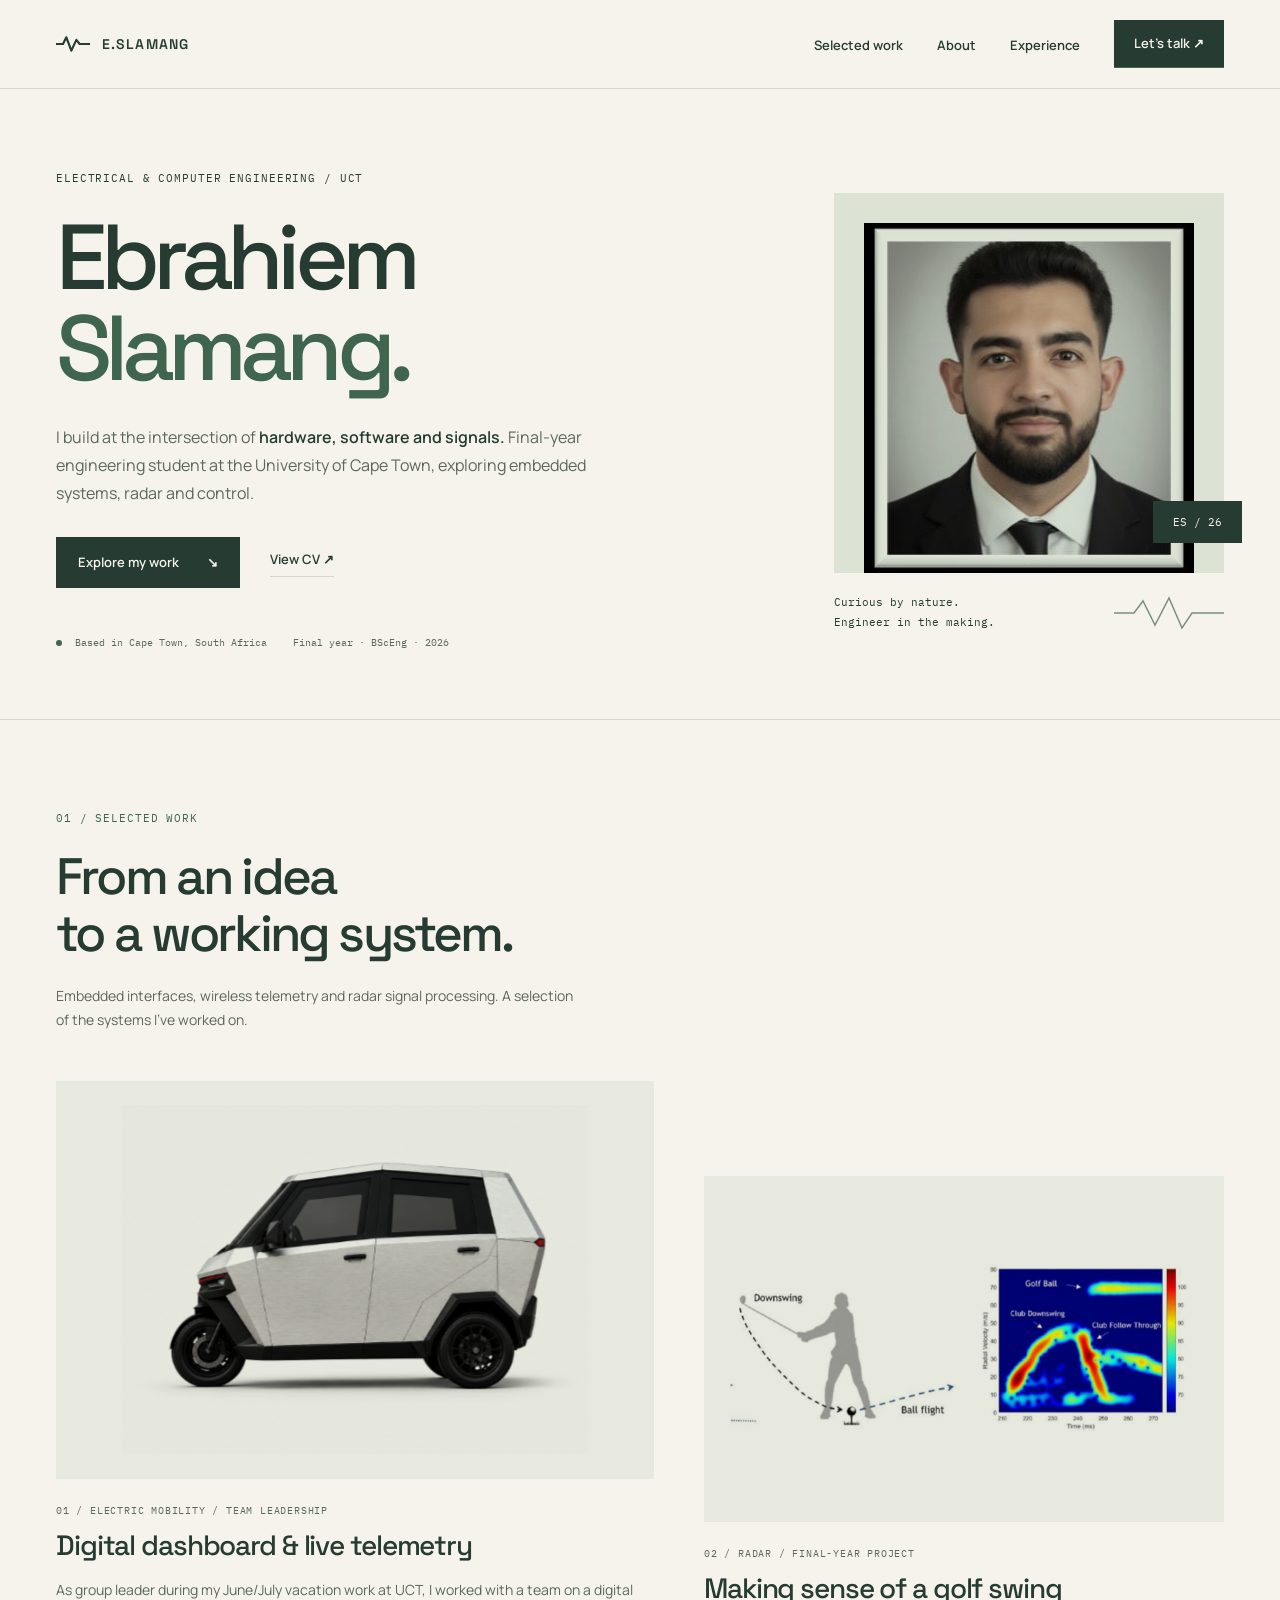
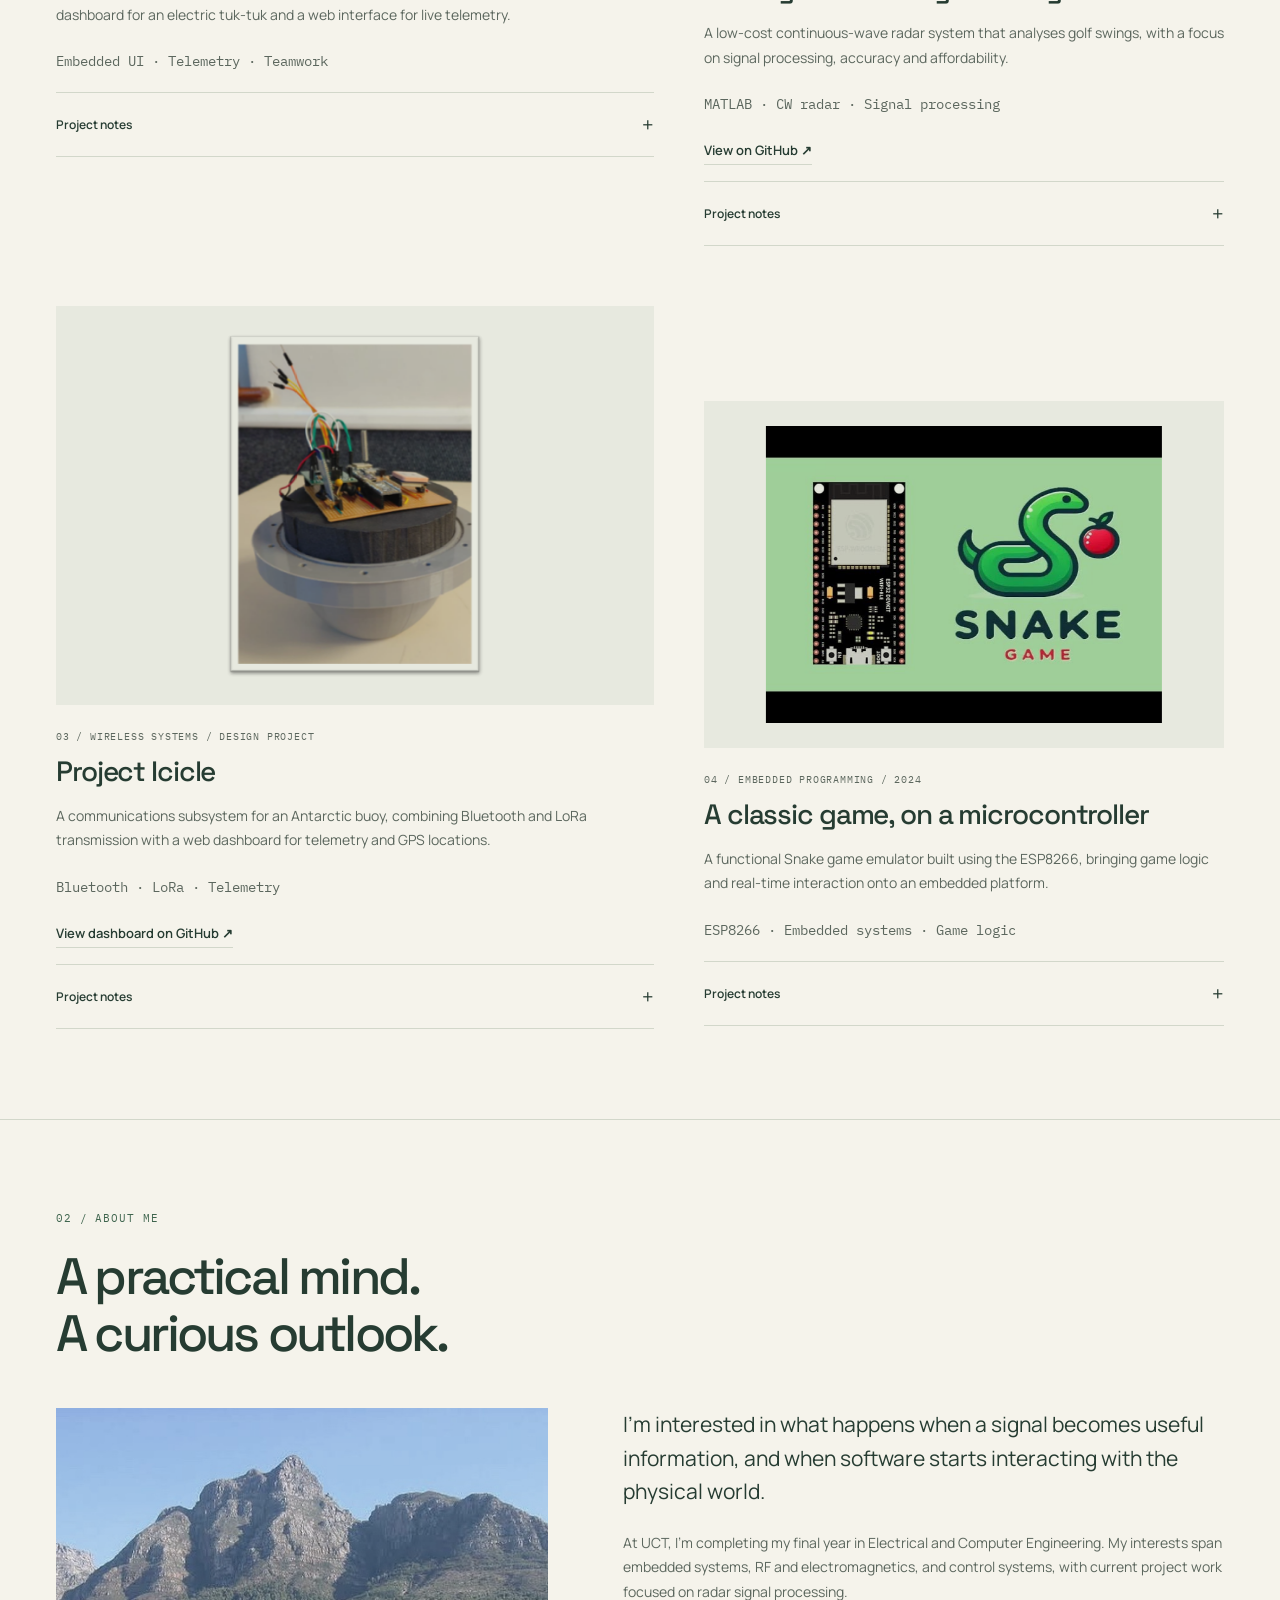
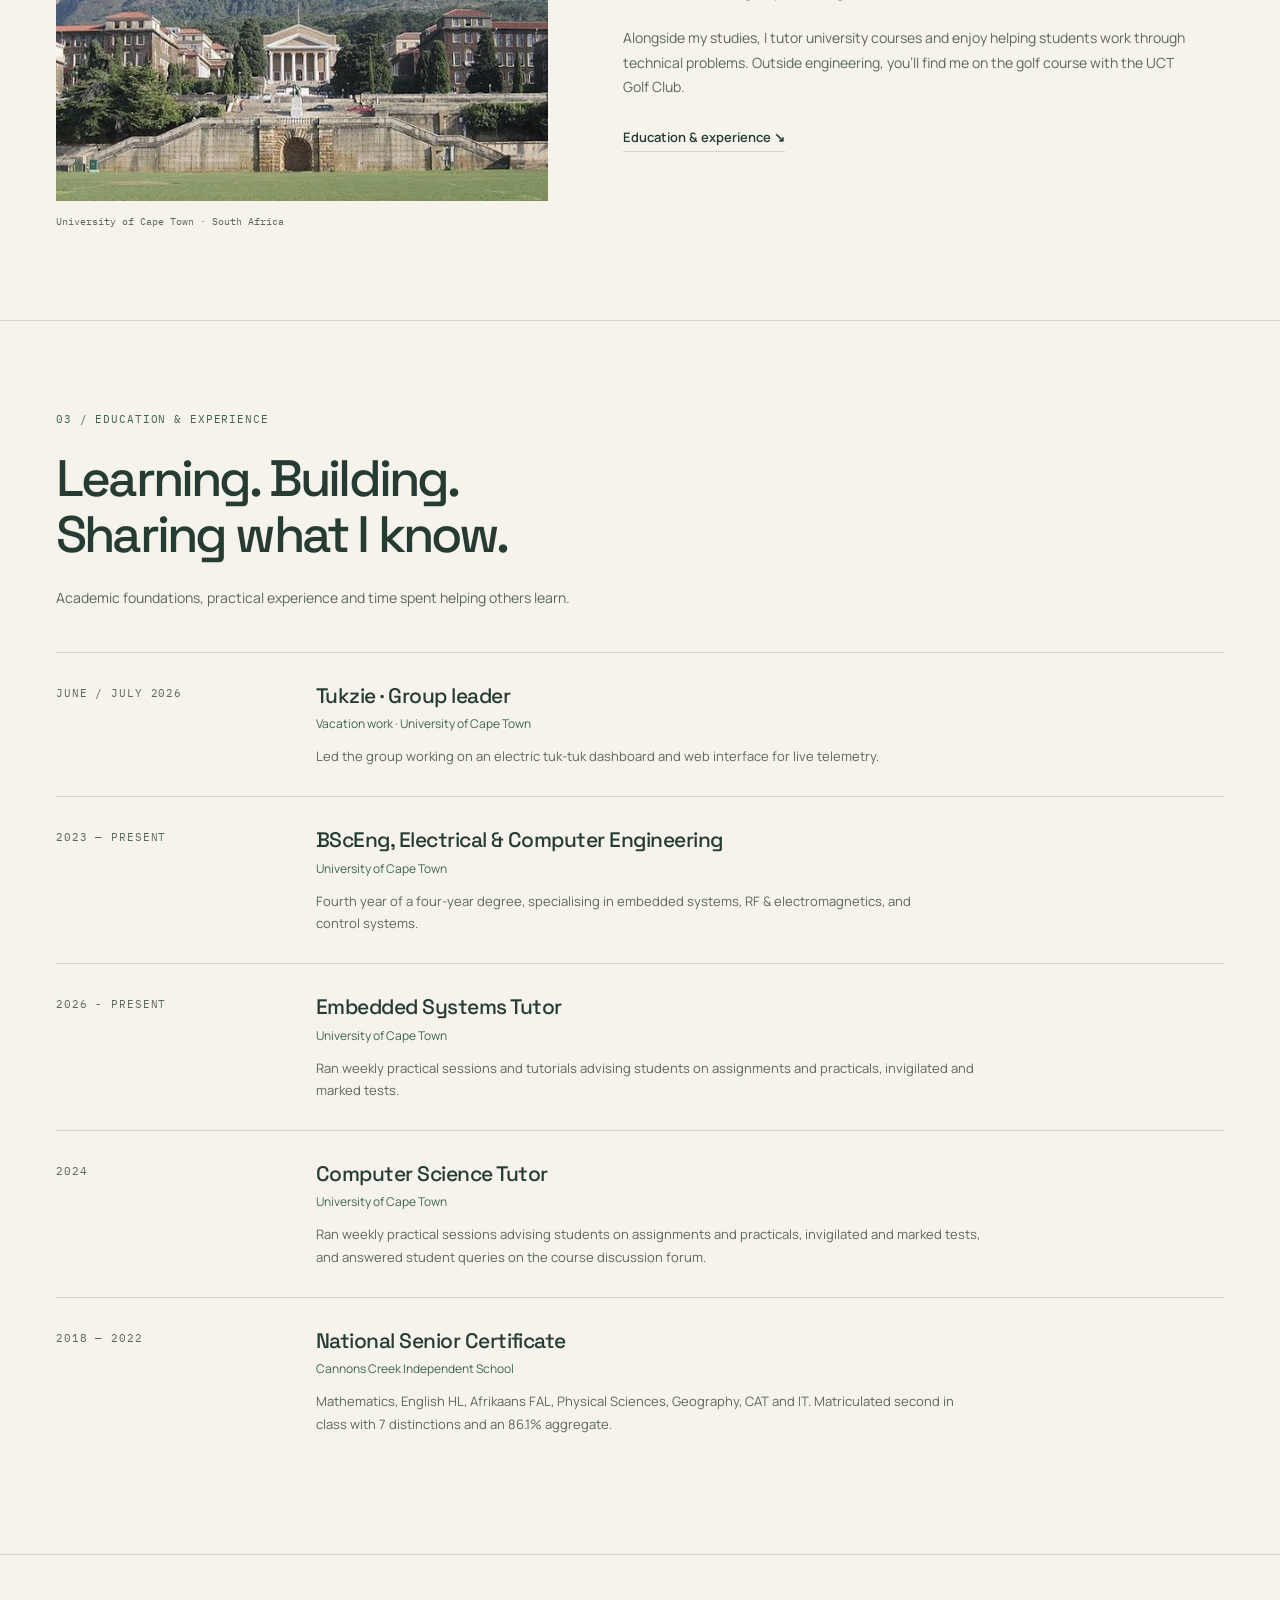
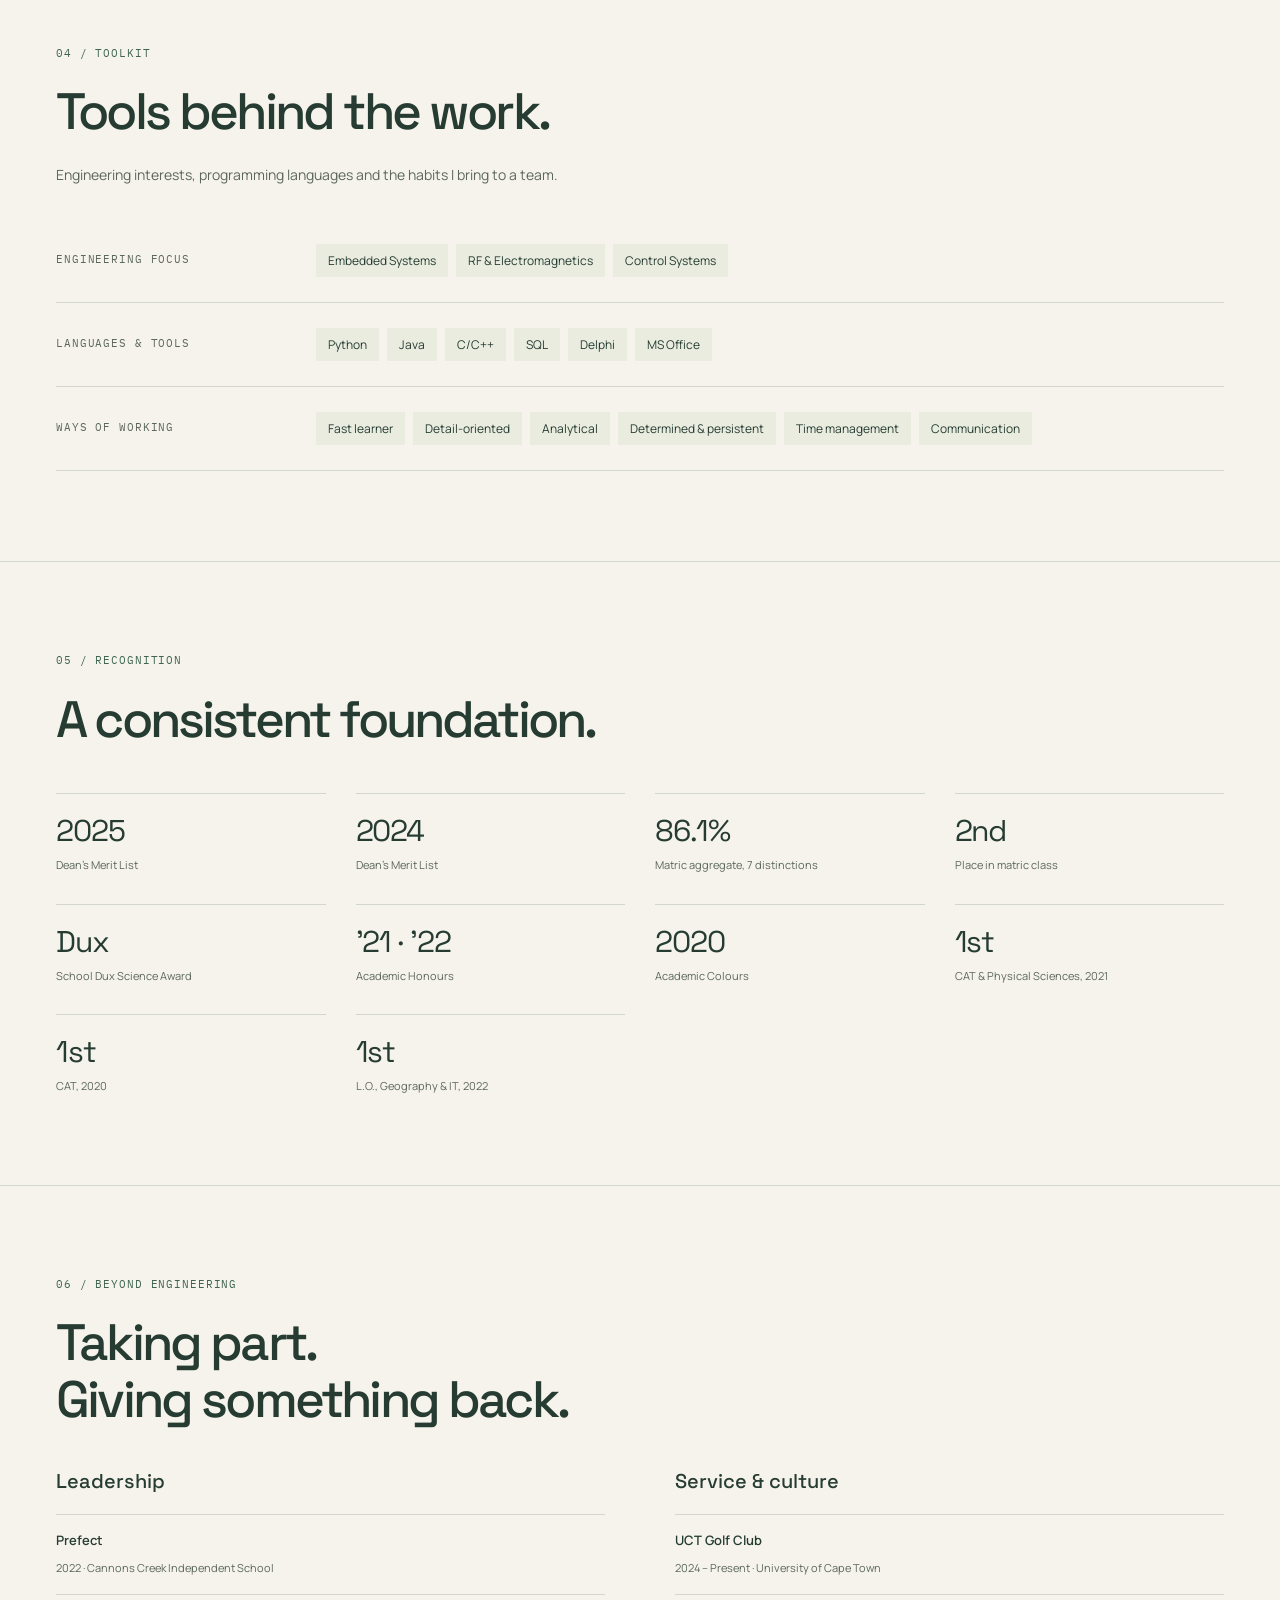
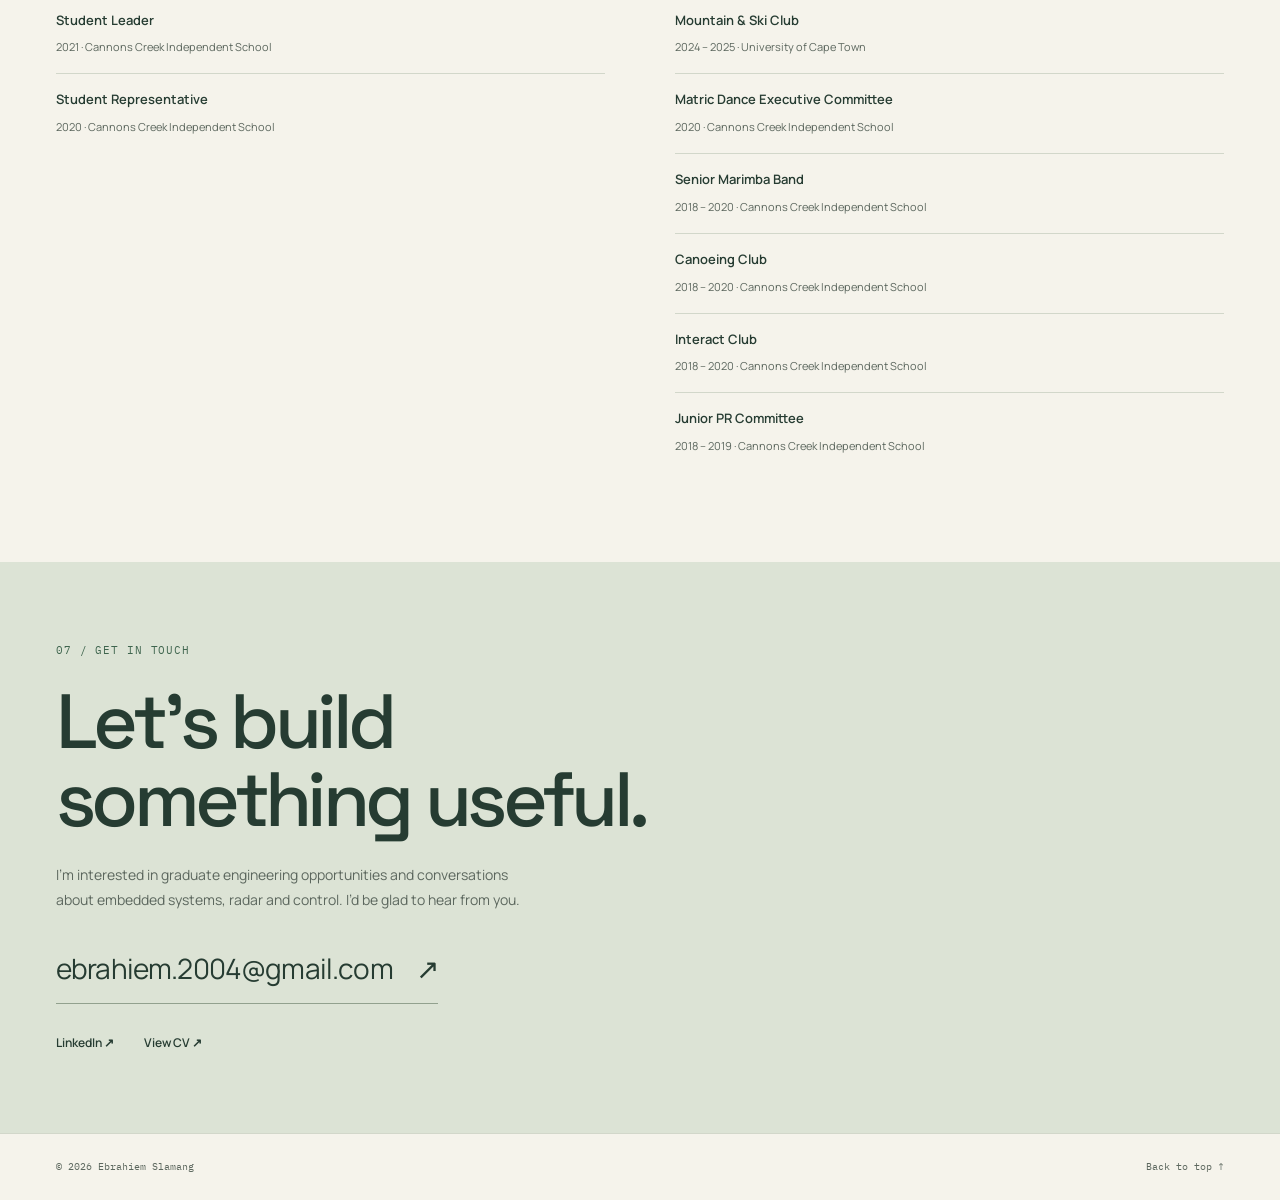
<file: eportfolio/index.html>
<!DOCTYPE html>

<html lang="en">
<head>
<meta charset="utf-8"/>
<meta content="width=device-width, initial-scale=1.0" name="viewport"/>
<title>Ebrahiem Slamang | Electrical &amp; Computer Engineering</title>
<meta content="Ebrahiem Slamang, final-year Electrical and Computer Engineering student at UCT. Selected work in embedded systems, radar signal processing and wireless telemetry." name="description"/>
<link href="https://fonts.googleapis.com" rel="preconnect"/>
<link crossorigin="" href="https://fonts.gstatic.com" rel="preconnect"/>
<link href="https://fonts.googleapis.com/css2?family=Space+Grotesk:wght@400;500;600;700&amp;family=Manrope:wght@400;500;600;700;800&amp;family=IBM+Plex+Mono:wght@400;500;600&amp;display=swap" rel="stylesheet"/>
<link href="css/styles.css" rel="stylesheet"/>
<link href="data:image/svg+xml,&lt;svg xmlns=%22http://www.w3.org/2000/svg%22 viewBox=%220 0 100 100%22&gt;&lt;rect width=%22100%22 height=%22100%22 rx=%2222%22 fill=%22%234C7A5C%22/&gt;&lt;path d=%22M10 55 L30 55 L38 30 L50 75 L60 45 L68 55 L90 55%22 stroke=%22%23F8F5EC%22 stroke-width=%228%22 fill=%22none%22 stroke-linecap=%22round%22 stroke-linejoin=%22round%22/&gt;&lt;/svg&gt;" rel="icon"/>
<meta content="Ebrahiem Slamang | Electrical &amp; Computer Engineering" property="og:title"/><meta content="Ebrahiem Slamang, final-year Electrical and Computer Engineering student at UCT. Selected work in embedded systems, radar signal processing and wireless telemetry." property="og:description"/><meta content="website" property="og:type"/><meta content="https://eportfolio-ebrahiemslamang.vercel.app/" property="og:url"/></head>
<body>
<!-- progress bar : live signal readout of scroll position -->
<div aria-hidden="true" class="scan-progress" id="scanProgress"></div>
<a class="skip-link" href="#main">Skip to content</a>
<header class="site-header" id="siteHeader">
<div class="header-inner">
<a aria-label="Back to top" class="brand" href="#top">
<span aria-hidden="true" class="brand-mark">
<svg height="20" viewbox="0 0 40 24" width="34"><polyline fill="none" points="0,12 8,12 12,4 18,20 24,7 28,12 40,12" stroke="currentColor" stroke-linecap="round" stroke-linejoin="round" stroke-width="2.6"></polyline></svg>
</span>
<span class="brand-text">E.SLAMANG</span>
</a>
<nav aria-label="Primary" class="site-nav" id="siteNav">
<ol><li><a class="nav-link" href="#artefacts">Selected work</a></li><li><a class="nav-link" href="#about">About</a></li><li><a class="nav-link" href="#journey">Experience</a></li><li><a class="nav-link nav-link--cta" href="#contact">Let’s talk <span aria-hidden="true">↗</span></a></li></ol>
</nav>
<button aria-controls="siteNav" aria-expanded="false" aria-label="Toggle navigation menu" class="nav-toggle" id="navToggle">
<span></span>
<span></span>
<span></span>
</button>
</div>
</header>
<main id="main">
<!-- ============ HERO ============ -->
<section class="hero" id="top">

<div class="section-inner hero-inner">
<div class="hero-copy">
<p class="eyebrow">Electrical &amp; Computer Engineering / UCT</p>
<h1 class="hero-title">Ebrahiem<br/><span>Slamang.</span></h1>
<p class="hero-sub">I build at the intersection of <strong>hardware, software and signals.</strong> Final-year engineering student at the University of Cape Town, exploring embedded systems, radar and control.</p>
<div class="hero-actions"><a class="btn btn-primary" href="#artefacts">Explore my work <span aria-hidden="true">↘</span></a><a class="text-link" href="Ebrahiem_Slamang_CV.pdf" rel="noopener" target="_blank">View CV <span aria-hidden="true">↗</span></a></div>
<div class="hero-stats" role="list"><div><span class="dot"></span> Based in Cape Town, South Africa</div><div>Final year · BScEng · 2026</div></div>
</div>
<div class="hero-visual"><div class="portrait-frame"><img alt="Ebrahiem Slamang" height="373" src="images/headshot.jpg" width="342"/><span aria-hidden="true" class="portrait-corner">ES / 26</span></div><div class="portrait-caption"><span>Curious by nature.<br/>Engineer in the making.</span><svg aria-hidden="true" height="36" viewbox="0 0 110 36" width="110"><path d="M0 18H20L29 6L41 30L55 3L68 33L78 18H110" fill="none" stroke="currentColor" stroke-width="1.5"></path></svg></div></div>
</div>

</section><section class="section section--alt" id="artefacts">
<div class="section-inner section-with-rail">

<div class="section-body">
<p class="section-eyebrow">01 / Selected work</p>
<h2 class="section-title">From an idea<br/>to a working system.</h2>
<p class="section-lead">Embedded interfaces, wireless telemetry and radar signal processing. A selection of the systems I’ve worked on.</p>
<div class="artefact-grid"><article class="artefact-card">
<div class="artefact-media">
<img alt="Tukzie electric tuk tuk" loading="lazy" src="images/Tukzie.png"/>

</div>
<div class="artefact-body"><p class="project-category">01 / Electric mobility / Team leadership</p><h3>Digital dashboard &amp; live telemetry</h3><p>As group leader during my June/July vacation work at UCT, I worked with a team on a digital dashboard for an electric tuk-tuk and a web interface for live telemetry.</p><p class="project-tools">Embedded UI · Telemetry · Teamwork</p><details><summary>Project notes <span aria-hidden="true">+</span></summary><div class="project-detail"><h4>My contribution</h4><p>Group leadership and hands-on development of the vehicle display and web telemetry interface. The project connected an embedded user interface with the information needed to understand vehicle operation.</p></div></details></div>
</article>
<article class="artefact-card">
<div class="artefact-media">
<img alt="Final Year Project: Low-Cost Radar Golf Swing Analyzer" loading="lazy" src="images/Golf.png"/>

</div>
<div class="artefact-body"><p class="project-category">02 / Radar / Final-year project</p><h3>Making sense of a golf swing</h3><p>A low-cost continuous-wave radar system that analyses golf swings, with a focus on signal processing, accuracy and affordability.</p><p class="project-tools">MATLAB · CW radar · Signal processing</p><div class="project-links"><a class="text-link" href="https://github.com/EB-Slamang/Golf-Swing-Radar" rel="noopener" target="_blank">View on GitHub <span aria-hidden="true">↗</span></a></div><details><summary>Project notes <span aria-hidden="true">+</span></summary><div class="project-detail"><h4>What I built</h4><p>A self-contained MATLAB pipeline that processes recorded IPM-365 24&nbsp;GHz continuous-wave radar signals offline. It computes a short-time Fourier transform, converts Doppler frequency to radial speed, and applies CFAR detection with DBSCAN clustering to build a speed envelope of the swing. From that envelope it estimates backswing onset, top of backswing and peak radial speed, and from these the backswing and downswing durations and the tempo ratio. The repository includes a synthetic CFAR verification script and a dataset of 233 recordings.</p></div></details></div>
</article>

<article class="artefact-card">
<div class="artefact-media">
<img alt="Project Icicle communications subsystem" loading="lazy" src="images/Project_Icicle.png"/>

</div>
<div class="artefact-body"><p class="project-category">03 / Wireless systems / Design project</p><h3>Project Icicle</h3><p>A communications subsystem for an Antarctic buoy, combining Bluetooth and LoRa transmission with a web dashboard for telemetry and GPS locations.</p><p class="project-tools">Bluetooth · LoRa · Telemetry</p><div class="project-links"><a class="text-link" href="https://github.com/EB-Slamang/Bouy-Dashboard" rel="noopener" target="_blank">View dashboard on GitHub <span aria-hidden="true">↗</span></a></div><details><summary>Project notes <span aria-hidden="true">+</span></summary><div class="project-detail"><h4>My contribution</h4><p>I developed the communications subsystem as part of my fourth-year design project, working across wireless data transmission and the interface used to view the buoy’s telemetry.</p><h4>The dashboard</h4><p>A real-time mission dashboard for a network of Antarctic wave-measuring buoys, built with Python, Flask and Socket.IO. It receives telemetry over Iridium satellite or Bluetooth (HC-05), or from a simulation mode for demos, and shows buoy positions, wave height and signal strength on a live map. It also plots wave spectra, exports drift history to CSV and queues mode-change commands to the buoys.</p></div></details></div>
</article>
<article class="artefact-card">
<div class="artefact-media">
<img alt="ESP8266 Snake Game Emulator" loading="lazy" src="images/Snake_Game.jpg"/>

</div>
<div class="artefact-body"><p class="project-category">04 / Embedded programming / 2024</p><h3>A classic game, on a microcontroller</h3><p>A functional Snake game emulator built using the ESP8266, bringing game logic and real-time interaction onto an embedded platform.</p><p class="project-tools">ESP8266 · Embedded systems · Game logic</p><details><summary>Project notes <span aria-hidden="true">+</span></summary><div class="project-detail"><h4>Project focus</h4><p>Embedded systems programming and real-time game development on the ESP8266 microcontroller.</p></div></details></div>
</article>
</div>
</div>
</div>
</section>
<!-- ============ ABOUT ============ -->
<section class="section" id="about">
<div class="section-inner section-with-rail">

<div class="section-body">
<p class="section-eyebrow">02 / About me</p>
<h2 class="section-title">A practical mind.<br/>A curious outlook.</h2>
<div class="about-grid">
<figure class="about-photo">
<img alt="University of Cape Town campus" loading="lazy" src="images/UCT.jpg"/>
<figcaption>University of Cape Town · South Africa</figcaption>
</figure>
<div class="about-text"><p class="about-intro">I’m interested in what happens when a signal becomes useful information, and when software starts interacting with the physical world.</p><p>At UCT, I’m completing my final year in Electrical and Computer Engineering. My interests span embedded systems, RF and electromagnetics, and control systems, with current project work focused on radar signal processing.</p><p>Alongside my studies, I tutor university courses and enjoy helping students work through technical problems. Outside engineering, you’ll find me on the golf course with the UCT Golf Club.</p><a class="text-link" href="#journey">Education &amp; experience <span aria-hidden="true">↘</span></a></div>
</div>
</div>
</div>
</section>
<!-- ============ JOURNEY ============ -->
<section class="section section--alt" id="journey">
<div class="section-inner section-with-rail">

<div class="section-body">
<p class="section-eyebrow">03 / Education &amp; experience</p>
<h2 class="section-title">Learning. Building.<br/>Sharing what I know.</h2>
<p class="section-lead">Academic foundations, practical experience and time spent helping others learn.</p>
<ol class="timeline"><li class="tl-item"><div class="tl-content"><p class="tl-date">June / July 2026</p><h3 class="tl-title">Tukzie · Group leader</h3><p class="tl-org">Vacation work · University of Cape Town</p><p class="tl-desc">Led the group working on an electric tuk-tuk dashboard and web interface for live telemetry.</p></div></li>
<li class="tl-item">
<div aria-hidden="true" class="tl-node"></div>
<div class="tl-content">
<p class="tl-date">2023 — Present</p>
<h3 class="tl-title">BScEng, Electrical &amp; Computer Engineering</h3>
<p class="tl-org">University of Cape Town</p>
<p class="tl-desc">Fourth year of a four-year degree, specialising in embedded systems, RF &amp; electromagnetics, and control systems.</p>
</div>
</li>
<li class="tl-item">
<div aria-hidden="true" class="tl-node"></div>
<div class="tl-content">
<p class="tl-date">2026 - Present</p>
<h3 class="tl-title">Embedded Systems Tutor</h3>
<p class="tl-org">University of Cape Town</p>
<p class="tl-desc">Ran weekly practical sessions and tutorials advising students on assignments and practicals, invigilated and marked tests.</p>
</div>
</li>
<li class="tl-item">
<div aria-hidden="true" class="tl-node"></div>
<div class="tl-content">
<p class="tl-date">2024</p>
<h3 class="tl-title">Computer Science Tutor</h3>
<p class="tl-org">University of Cape Town</p>
<p class="tl-desc">Ran weekly practical sessions advising students on assignments and practicals, invigilated and marked tests, and answered student queries on the course discussion forum.</p>
</div>
</li>
<li class="tl-item">
<div aria-hidden="true" class="tl-node"></div>
<div class="tl-content">
<p class="tl-date">2018 — 2022</p>
<h3 class="tl-title">National Senior Certificate</h3>
<p class="tl-org">Cannons Creek Independent School</p>
<p class="tl-desc">Mathematics, English HL, Afrikaans FAL, Physical Sciences, Geography, CAT and IT. Matriculated second in class with 7 distinctions and an 86.1% aggregate.</p>
</div>
</li>
</ol>
</div>
</div>
</section>
<!-- ============ SKILLS ============ -->
<section class="section" id="skills">
<div class="section-inner section-with-rail">

<div class="section-body">
<p class="section-eyebrow">04 / Toolkit</p>
<h2 class="section-title">Tools behind the work.</h2>
<p class="section-lead">Engineering interests, programming languages and the habits I bring to a team.</p>
<div class="panel-group">
<h3 class="panel-group-title">Engineering focus</h3>
<div class="module-grid">
<div class="module"><span class="module-led"></span><span class="module-label">Embedded Systems</span></div>
<div class="module"><span class="module-led"></span><span class="module-label">RF &amp; Electromagnetics</span></div>
<div class="module"><span class="module-led"></span><span class="module-label">Control Systems</span></div>
</div>
</div>
<div class="panel-group">
<h3 class="panel-group-title">Languages &amp; tools</h3>
<div class="module-grid">
<div class="module"><span class="module-led"></span><span class="module-label">Python</span></div>
<div class="module"><span class="module-led"></span><span class="module-label">Java</span></div>
<div class="module"><span class="module-led"></span><span class="module-label">C/C++</span></div>
<div class="module"><span class="module-led"></span><span class="module-label">SQL</span></div>
<div class="module"><span class="module-led"></span><span class="module-label">Delphi</span></div>
<div class="module"><span class="module-led"></span><span class="module-label">MS Office</span></div>
</div>
</div>
<div class="panel-group">
<h3 class="panel-group-title">Ways of working</h3>
<div class="module-grid">
<div class="module"><span class="module-led"></span><span class="module-label">Fast learner</span></div>
<div class="module"><span class="module-led"></span><span class="module-label">Detail-oriented</span></div>
<div class="module"><span class="module-led"></span><span class="module-label">Analytical</span></div>
<div class="module"><span class="module-led"></span><span class="module-label">Determined &amp; persistent</span></div>
<div class="module"><span class="module-led"></span><span class="module-label">Time management</span></div>
<div class="module"><span class="module-led"></span><span class="module-label">Communication</span></div>
</div>
</div>
</div>
</div>
</section>
<!-- ============ ARTEFACTS ============ -->

<!-- ============ ACHIEVEMENTS ============ -->
<section class="section" id="achievements">
<div class="section-inner section-with-rail">

<div class="section-body">
<p class="section-eyebrow">05 / Recognition</p>
<h2 class="section-title">A consistent foundation.</h2>
<div class="readout-grid">
<div class="readout"><span class="readout-num">2025</span><span class="readout-label">Dean's Merit List</span></div>
<div class="readout"><span class="readout-num">2024</span><span class="readout-label">Dean's Merit List</span></div>
<div class="readout"><span class="readout-num">86.1%</span><span class="readout-label">Matric aggregate, 7 distinctions</span></div>
<div class="readout"><span class="readout-num">2nd</span><span class="readout-label">Place in matric class</span></div>
<div class="readout"><span class="readout-num">Dux</span><span class="readout-label">School Dux Science Award</span></div>
<div class="readout"><span class="readout-num">’21 · ’22</span><span class="readout-label">Academic Honours</span></div>
<div class="readout"><span class="readout-num">2020</span><span class="readout-label">Academic Colours</span></div>
<div class="readout"><span class="readout-num">1st</span><span class="readout-label">CAT &amp; Physical Sciences, 2021</span></div>
<div class="readout"><span class="readout-num">1st</span><span class="readout-label">CAT, 2020</span></div>
<div class="readout"><span class="readout-num">1st</span><span class="readout-label">L.O., Geography &amp; IT, 2022</span></div>
</div>
</div>
</div>
</section>
<!-- ============ INVOLVEMENT ============ -->
<section class="section section--alt" id="involvement">
<div class="section-inner section-with-rail">

<div class="section-body">
<p class="section-eyebrow">06 / Beyond engineering</p>
<h2 class="section-title">Taking part.<br/>Giving something back.</h2>
<div class="involve-grid">
<div class="involve-col">
<h3 class="involve-heading">Leadership</h3>
<ul class="involve-list">
<li><span class="involve-role">Prefect</span><span class="involve-meta">2022 · Cannons Creek Independent School</span></li>
<li><span class="involve-role">Student Leader</span><span class="involve-meta">2021 · Cannons Creek Independent School</span></li>
<li><span class="involve-role">Student Representative</span><span class="involve-meta">2020 · Cannons Creek Independent School</span></li>
</ul>
</div>
<div class="involve-col">
<h3 class="involve-heading">Service &amp; culture</h3>
<ul class="involve-list">
<li><span class="involve-role">UCT Golf Club</span><span class="involve-meta">2024 – Present · University of Cape Town</span></li>
<li><span class="involve-role">Mountain &amp; Ski Club</span><span class="involve-meta">2024 – 2025 · University of Cape Town</span></li>
<li><span class="involve-role">Matric Dance Executive Committee</span><span class="involve-meta">2020 · Cannons Creek Independent School</span></li>
<li><span class="involve-role">Senior Marimba Band</span><span class="involve-meta">2018 – 2020 · Cannons Creek Independent School</span></li>
<li><span class="involve-role">Canoeing Club</span><span class="involve-meta">2018 – 2020 · Cannons Creek Independent School</span></li>
<li><span class="involve-role">Interact Club</span><span class="involve-meta">2018 – 2020 · Cannons Creek Independent School</span></li>
<li><span class="involve-role">Junior PR Committee</span><span class="involve-meta">2018 – 2019 · Cannons Creek Independent School</span></li>
</ul>
</div>
</div>

</div>
</div>
</section>
<!-- ============ CONTACT ============ -->
<section class="contact" id="contact">
<div class="section-inner">
<p class="section-eyebrow section-eyebrow--light">07 / Get in touch</p>
<h2 class="contact-title">Let’s build<br/>something useful.</h2>
<p class="contact-sub">I’m interested in graduate engineering opportunities and conversations about embedded systems, radar and control. I’d be glad to hear from you.</p>
<div class="contact-actions"><a class="contact-email" href="mailto:ebrahiem.2004@gmail.com">ebrahiem.2004@gmail.com <span aria-hidden="true">↗</span></a><div class="contact-links"><a href="https://www.linkedin.com/in/ebrahiem-slamang-a6b352260/" rel="noopener" target="_blank">LinkedIn ↗</a><a href="Ebrahiem_Slamang_CV.pdf" rel="noopener" target="_blank">View CV ↗</a></div></div>
</div>
</section>
</main>
<footer class="site-footer">
<div class="section-inner footer-inner">
<p>© <span id="year">2026</span> Ebrahiem Slamang</p>
<a class="back-to-top" href="#top">Back to top ↑</a>
</div>
</footer>
<!-- Golf swing easter-egg animation -->

<script defer="" src="js/script.js"></script>
</body>
</html>
</file>
<file: eportfolio/css/styles.css>
/* Ebrahiem Slamang: warm editorial layout with restrained engineering details. */
:root{--paper:#f5f3eb;--ink:#263c32;--muted:#5c675e;--green:#3f654e;--sage:#dce3d5;--line:#d2d7ca;--sans:'Manrope',Arial,sans-serif;--display:'Space Grotesk',Arial,sans-serif;--mono:'IBM Plex Mono',monospace}
*{box-sizing:border-box}html{scroll-behavior:smooth;scroll-padding-top:100px}body{margin:0;background:var(--paper);color:var(--ink);font-family:var(--sans);font-size:16px;line-height:1.75}a{color:inherit;text-decoration:none}button{font:inherit}img{display:block;max-width:100%}p,h1,h2,h3,h4,figure{margin:0}p{ text-wrap:pretty}h1,h2,h3{text-wrap:balance}a,button,summary{ -webkit-tap-highlight-color:transparent}a:focus-visible,button:focus-visible,summary:focus-visible{outline:3px solid var(--green);outline-offset:6px}::selection{background:var(--sage)}.section-inner,.header-inner{width:min(1240px,calc(100% - 112px));margin:auto}.skip-link{position:fixed;top:-100px;left:20px;padding:12px;background:var(--ink);color:white;z-index:20}.skip-link:focus{top:10px}.scan-progress{position:fixed;inset:0 auto auto 0;height:3px;background:var(--green);z-index:15;width:100%;transform:scaleX(0);transform-origin:left}
.site-header{position:sticky;top:0;background:rgba(245,243,235,.96);z-index:10;border-bottom:1px solid var(--line)}.header-inner{height:88px;display:flex;align-items:center;justify-content:space-between}.brand{display:flex;align-items:center;gap:12px}.brand-mark{display:flex}.brand-text{font:600 14px var(--display);letter-spacing:.08em}.site-nav ol{display:flex;align-items:center;gap:34px;list-style:none;padding:0;margin:0}.nav-link{font-size:13px;font-weight:600;padding:10px 0;border-bottom:1px solid transparent}.nav-link:hover,.nav-link.is-active{border-color:var(--green)}.nav-link--cta{background:var(--ink);color:var(--paper);padding:12px 20px;display:block}.nav-link--cta:hover{background:var(--green)}.nav-toggle{display:none}
.hero{padding:80px 0 66px}.hero-inner{display:grid;grid-template-columns:1.5fr 1fr;gap:70px;align-items:center}.eyebrow,.section-eyebrow,.project-category,.tl-date,.panel-group-title{font:400 11px/1.6 var(--mono);letter-spacing:.08em;text-transform:uppercase}.eyebrow{margin-bottom:25px}.hero-title{font:500 clamp(64px,7.2vw,104px)/.98 var(--display);letter-spacing:-.075em}.hero-title span{color:var(--green)}.hero-sub{max-width:540px;font-size:16px;margin-top:30px;color:var(--muted)}.hero-sub strong{font-weight:600;color:var(--ink)}.hero-actions{display:flex;align-items:center;gap:30px;margin:30px 0 46px}.btn{display:inline-flex;align-items:center;gap:28px;padding:14px 22px;font-size:13px;font-weight:600;transition:background .2s,transform .2s}.btn:hover{transform:translateY(-2px)}.btn:active{transform:translateY(1px)}.btn-primary{background:var(--ink);color:var(--paper)}.btn-primary:hover{background:var(--green)}.text-link{font-size:13px;font-weight:600;border-bottom:1px solid var(--line);padding-bottom:5px}.text-link:hover{border-color:var(--green)}.hero-stats{display:flex;flex-wrap:wrap;gap:8px 26px;font:10px/1.8 var(--mono);color:var(--muted)}.dot{display:inline-block;height:6px;width:6px;border-radius:50%;background:var(--green);margin-right:7px}.hero-visual{max-width:390px;width:100%;justify-self:end;padding-top:24px}.portrait-frame{background:var(--sage);position:relative;padding:30px 30px 0}.portrait-frame img{width:100%;height:350px;object-fit:cover;object-position:center;filter:saturate(.68);mix-blend-mode:multiply}.portrait-corner{position:absolute;right:-18px;bottom:30px;background:var(--ink);color:var(--paper);font:11px var(--mono);padding:14px 20px}.portrait-caption{display:flex;justify-content:space-between;align-items:center;font:11px/1.8 var(--mono);margin:20px 0}.portrait-caption svg{color:#7c917c}
.section{padding:90px 0;border-top:1px solid var(--line)}.section-eyebrow{color:var(--green);margin-bottom:22px}.section-title{font:500 clamp(34px,4vw,55px)/1.1 var(--display);letter-spacing:-.055em;max-width:750px}.section-lead{max-width:530px;color:var(--muted);margin-top:22px;font-size:14px}.artefact-grid{display:grid;grid-template-columns:1.15fr 1fr;gap:60px 50px;margin-top:48px;align-items:start}.artefact-card:nth-child(even){margin-top:95px}.artefact-media{aspect-ratio:1.5;background:#e7e9df;padding:25px;overflow:hidden}.artefact-media img{width:100%;height:100%;object-fit:contain;mix-blend-mode:multiply;transition:transform .5s}.artefact-card:hover img{transform:scale(1.035)}.artefact-body{padding-top:24px}.project-category{font-size:10px;color:var(--muted);margin-bottom:10px}.artefact-body h3{font:500 28px/1.2 var(--display);letter-spacing:-.04em;margin-bottom:15px}.artefact-body>p:not(.project-category){font-size:14px;color:var(--muted)}.artefact-body .project-tools{font:10px/1.8 var(--mono);margin:22px 0 18px}.artefact-body details{border-top:1px solid var(--line);border-bottom:1px solid var(--line)}summary{cursor:pointer;list-style:none;padding:14px 0;font-size:12px;font-weight:600;display:flex;justify-content:space-between;align-items:center}summary::-webkit-details-marker{display:none}summary span{font-size:20px;font-weight:400;transition:transform .2s}details[open] summary span{transform:rotate(45deg)}.project-detail{padding:0 0 20px;font-size:13px;color:var(--muted)}.project-detail h4{color:var(--ink);margin-bottom:6px}
.project-links{margin:0 0 18px}
.project-detail h4+p+h4{margin-top:14px}.about-grid{display:grid;grid-template-columns:.9fr 1.1fr;gap:75px;margin-top:46px;align-items:start}.about-photo img{width:100%;aspect-ratio:1.25;object-fit:cover;filter:saturate(.65)}figcaption{font:10px/1.7 var(--mono);color:var(--muted);margin-top:12px}.about-text p{font-size:14px;color:var(--muted);margin-bottom:22px}.about-text p.about-intro{font-size:21px;line-height:1.6;color:var(--ink)}.timeline{list-style:none;padding:0;margin:42px 0 0}.tl-item{padding:28px 0;border-top:1px solid var(--line)}.tl-content{display:grid;grid-template-columns:220px 1fr;gap:3px 40px}.tl-date{grid-row:1/4;padding-top:4px;color:var(--muted)}.tl-title{font:500 21px/1.4 var(--display);letter-spacing:-.025em}.tl-org{font-size:12px;color:var(--green)}.tl-desc{font-size:13px;color:var(--muted);max-width:670px;margin-top:8px}.tl-node{display:none}.panel-group{display:grid;grid-template-columns:220px 1fr;gap:40px;padding:25px 0;border-bottom:1px solid var(--line)}.panel-group:first-of-type{margin-top:32px}.panel-group-title{padding-top:7px;color:var(--muted)}.module-grid{display:flex;flex-wrap:wrap;gap:8px}.module{font-size:12px;padding:6px 12px;background:#e9ecdf}.module-led{display:none}.readout-grid{display:grid;grid-template-columns:repeat(4,1fr);gap:30px;margin-top:45px}.readout{border-top:1px solid var(--line);padding-top:16px}.readout-num{display:block;font:400 30px/1.4 var(--display);letter-spacing:-.035em}.readout-label{font-size:11px;line-height:1.5;display:block;color:var(--muted);margin-top:5px}.involve-grid{display:grid;grid-template-columns:1fr 1fr;gap:70px;margin-top:40px}.involve-heading{font:500 20px var(--display);margin-bottom:20px}.involve-list{list-style:none;padding:0;margin:0}.involve-list li{border-top:1px solid var(--line);padding:14px 0}.involve-role{display:block;font-size:13px;font-weight:600}.involve-meta{font-size:11px;color:var(--muted)}.contact{padding:80px 0;background:var(--sage)}.contact-title{font:500 clamp(48px,6vw,80px)/1.02 var(--display);letter-spacing:-.06em}.contact-sub{font-size:14px;color:var(--muted);max-width:490px;margin-top:25px}.contact-actions{margin-top:32px}.contact-email{font-size:clamp(16px,2.5vw,28px);letter-spacing:-.03em;border-bottom:1px solid #92a18e;padding-bottom:10px;display:inline-block;overflow-wrap:anywhere}.contact-email span{margin-left:18px}.contact-links{display:flex;gap:30px;margin-top:28px;font-size:12px;font-weight:600}.contact-links a:hover{text-decoration:underline}.site-footer{border-top:1px solid var(--line)}.footer-inner{padding:24px 0;display:flex;justify-content:space-between;font:10px/1.8 var(--mono);color:var(--muted)}
@media(min-width:1600px){.hero{padding-top:100px;padding-bottom:90px}}@media(max-width:1000px){.section-inner,.header-inner{width:calc(100% - 64px)}.hero-inner{gap:40px}.hero-title{font-size:74px}.hero-visual{max-width:320px}.portrait-frame{padding:20px 20px 0}.portrait-frame img{height:300px}.hero-stats{display:block}.site-nav ol{gap:22px}.artefact-grid{gap:40px 30px}.about-grid{gap:40px}.tl-content,.panel-group{grid-template-columns:180px 1fr;gap:15px 25px}}
@media(max-width:700px){html{scroll-padding-top:90px}.section-inner,.header-inner{width:calc(100% - 40px)}.header-inner{height:72px}.brand-text{font-size:12px}.nav-toggle{display:flex;flex-direction:column;gap:5px;border:1px solid var(--line);padding:12px;background:none;cursor:pointer}.nav-toggle span{width:20px;height:1px;background:var(--ink)}.site-nav{position:absolute;top:72px;left:0;right:0;background:var(--paper);padding:20px;border-bottom:1px solid var(--line);visibility:hidden;opacity:0;transition:opacity .2s}.site-nav.is-open{visibility:visible;opacity:1}.site-nav ol{display:flex;align-items:stretch;flex-direction:column;gap:8px}.nav-link{display:block;padding:10px}.hero{padding:44px 0 42px}.hero-inner{grid-template-columns:1fr;gap:26px}.eyebrow{font-size:9px;margin-bottom:23px}.hero-title{font-size:clamp(58px,14vw,90px)}.hero-sub{font-size:14px;margin-top:23px}.hero-actions{margin:24px 0 28px}.hero-stats{font-size:9px}.hero-visual{max-width:100%;display:grid;grid-template-columns:150px 1fr;gap:25px;align-items:center;padding:0;justify-self:start}.portrait-frame{padding:10px 10px 0}.portrait-frame img{height:150px}.portrait-corner{display:none}.portrait-caption{display:block;font-size:10px}.portrait-caption svg{display:block;margin-top:20px;width:90px}.section{padding:56px 0}.section-eyebrow{font-size:10px;margin-bottom:18px}.section-title{font-size:38px}.section-lead{font-size:13px}.artefact-grid{grid-template-columns:1fr;gap:38px;margin-top:32px}.artefact-card:nth-child(even){margin-top:0}.artefact-media{aspect-ratio:1.55;padding:18px}.artefact-body{padding-top:18px}.artefact-body h3{font-size:26px}.about-grid{grid-template-columns:1fr;gap:26px;margin-top:30px}.about-photo img{aspect-ratio:1.7}.about-text p.about-intro{font-size:19px}.tl-content{grid-template-columns:1fr;gap:4px}.tl-date{grid-row:auto;margin-bottom:6px}.tl-title{font-size:19px}.panel-group{grid-template-columns:1fr;gap:16px}.readout-grid{grid-template-columns:repeat(2,1fr);gap:22px}.readout-num{font-size:28px}.involve-grid{grid-template-columns:1fr;gap:35px}.contact{padding:55px 0}.contact-title{font-size:54px}.contact-email span{margin-left:5px}.footer-inner{font-size:9px;gap:15px}.btn{padding:12px 17px;font-size:12px}.text-link{font-size:12px}}
@media(prefers-reduced-motion:reduce){html{scroll-behavior:auto}*,*::before,*::after{animation:none!important;transition:none!important}}@media print{.site-header,.scan-progress,.hero-actions,.back-to-top{display:none}.section,.contact,.hero{padding:25px 0}.section-inner{width:100%}.artefact-card,.tl-item{break-inside:avoid}body{font-size:11pt;background:white}.artefact-card:nth-child(even){margin-top:0}}
</file>
